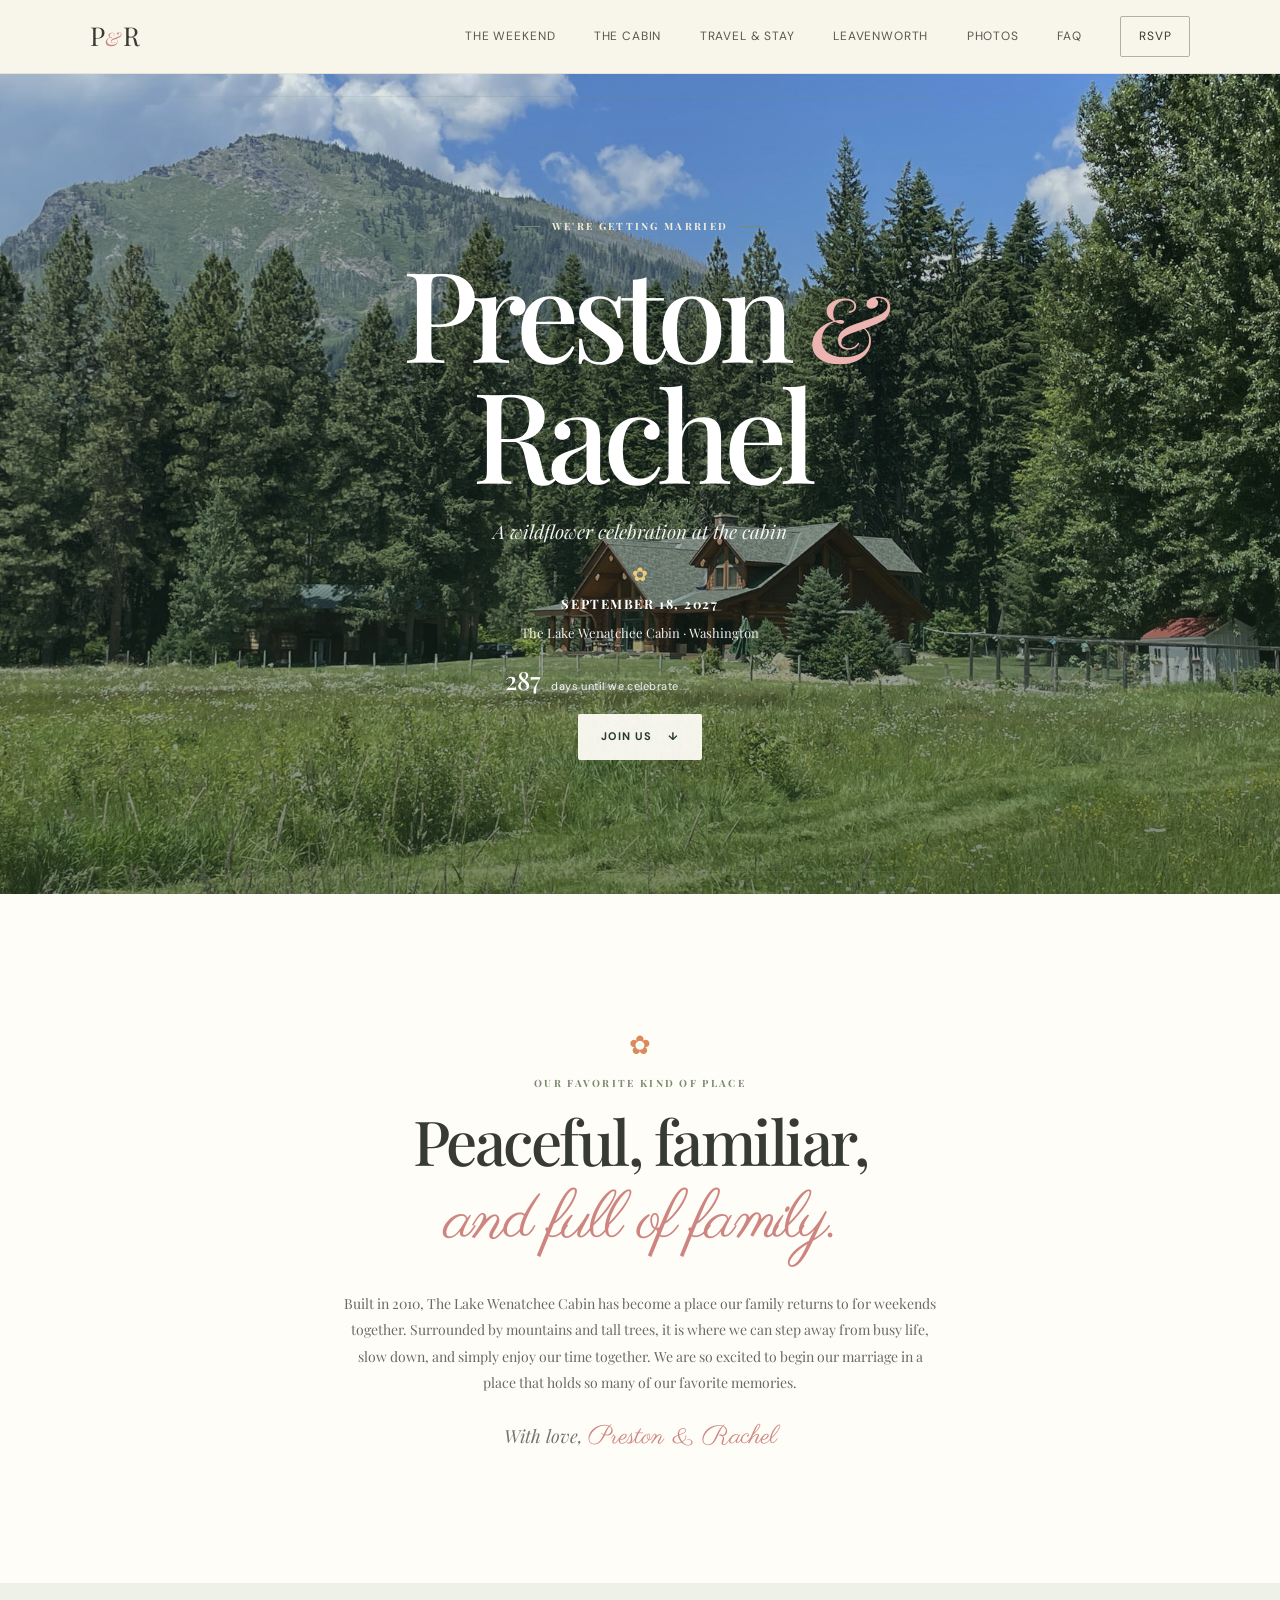
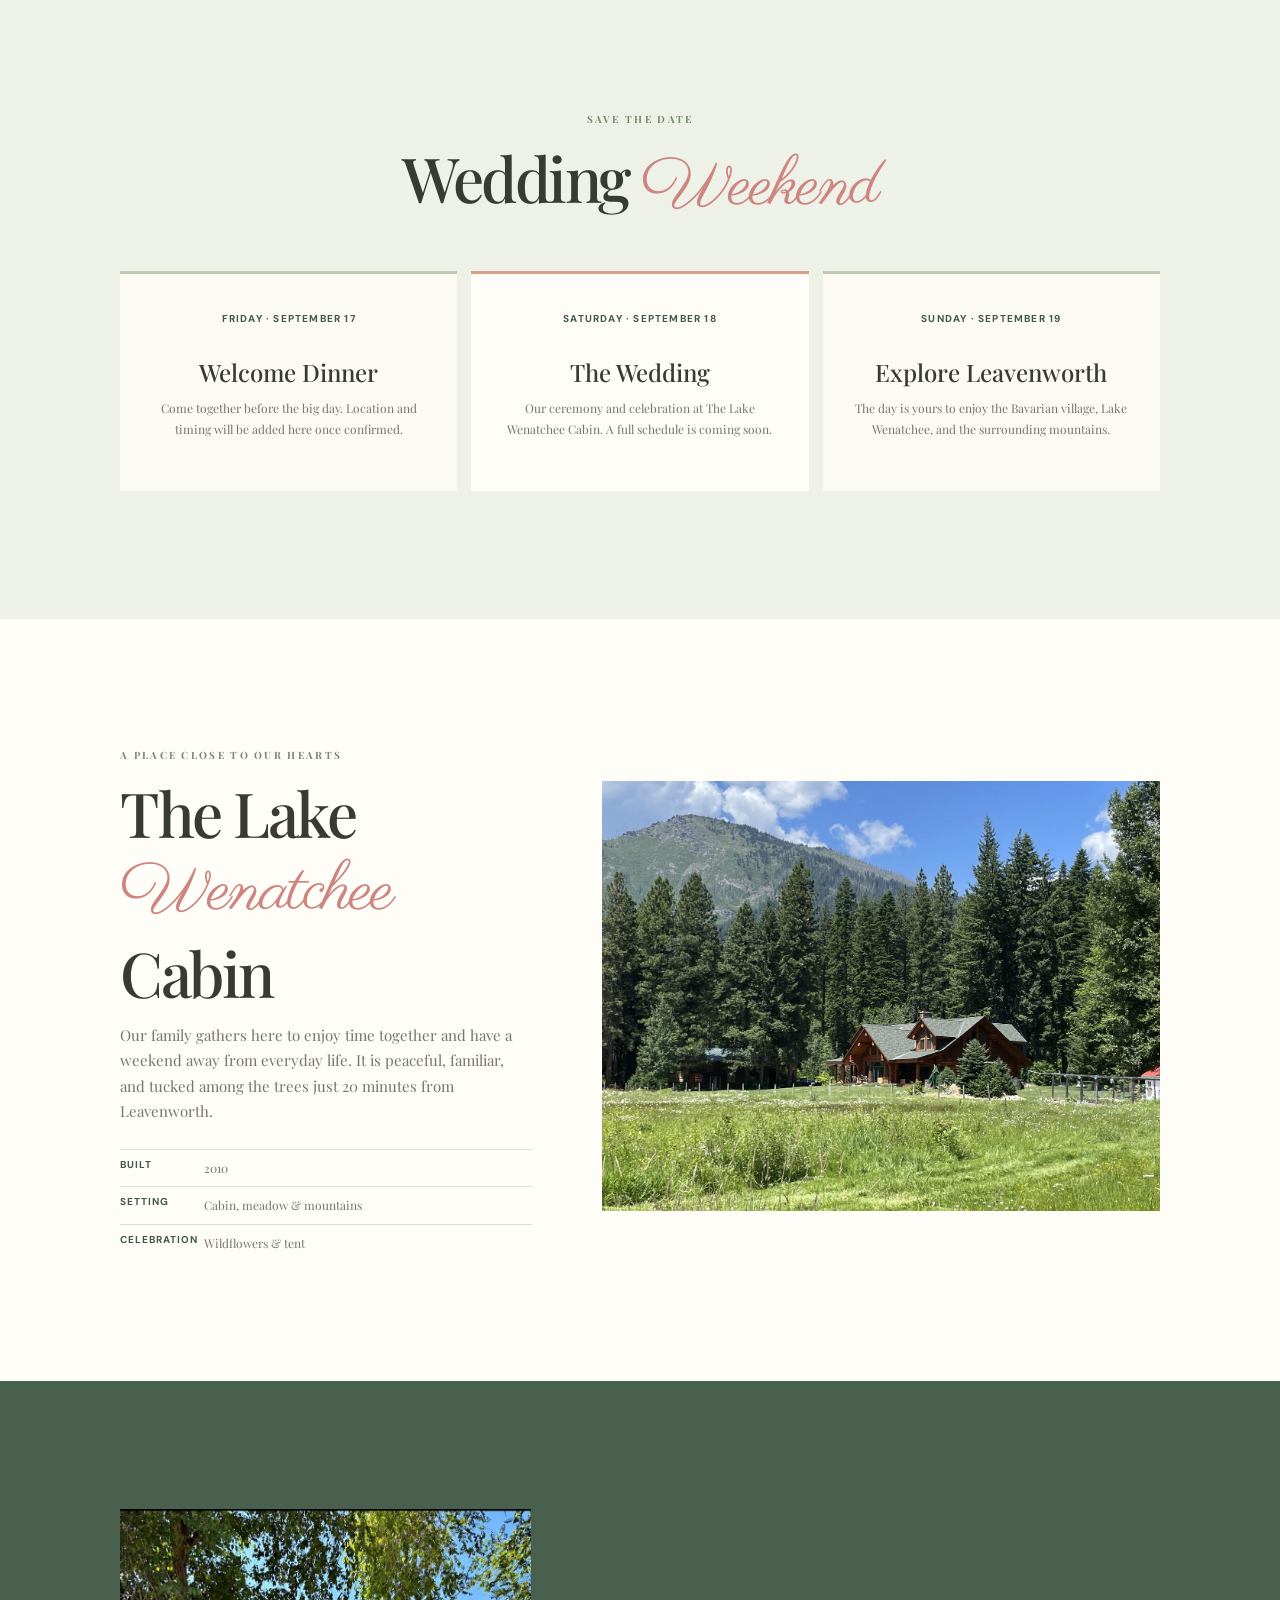
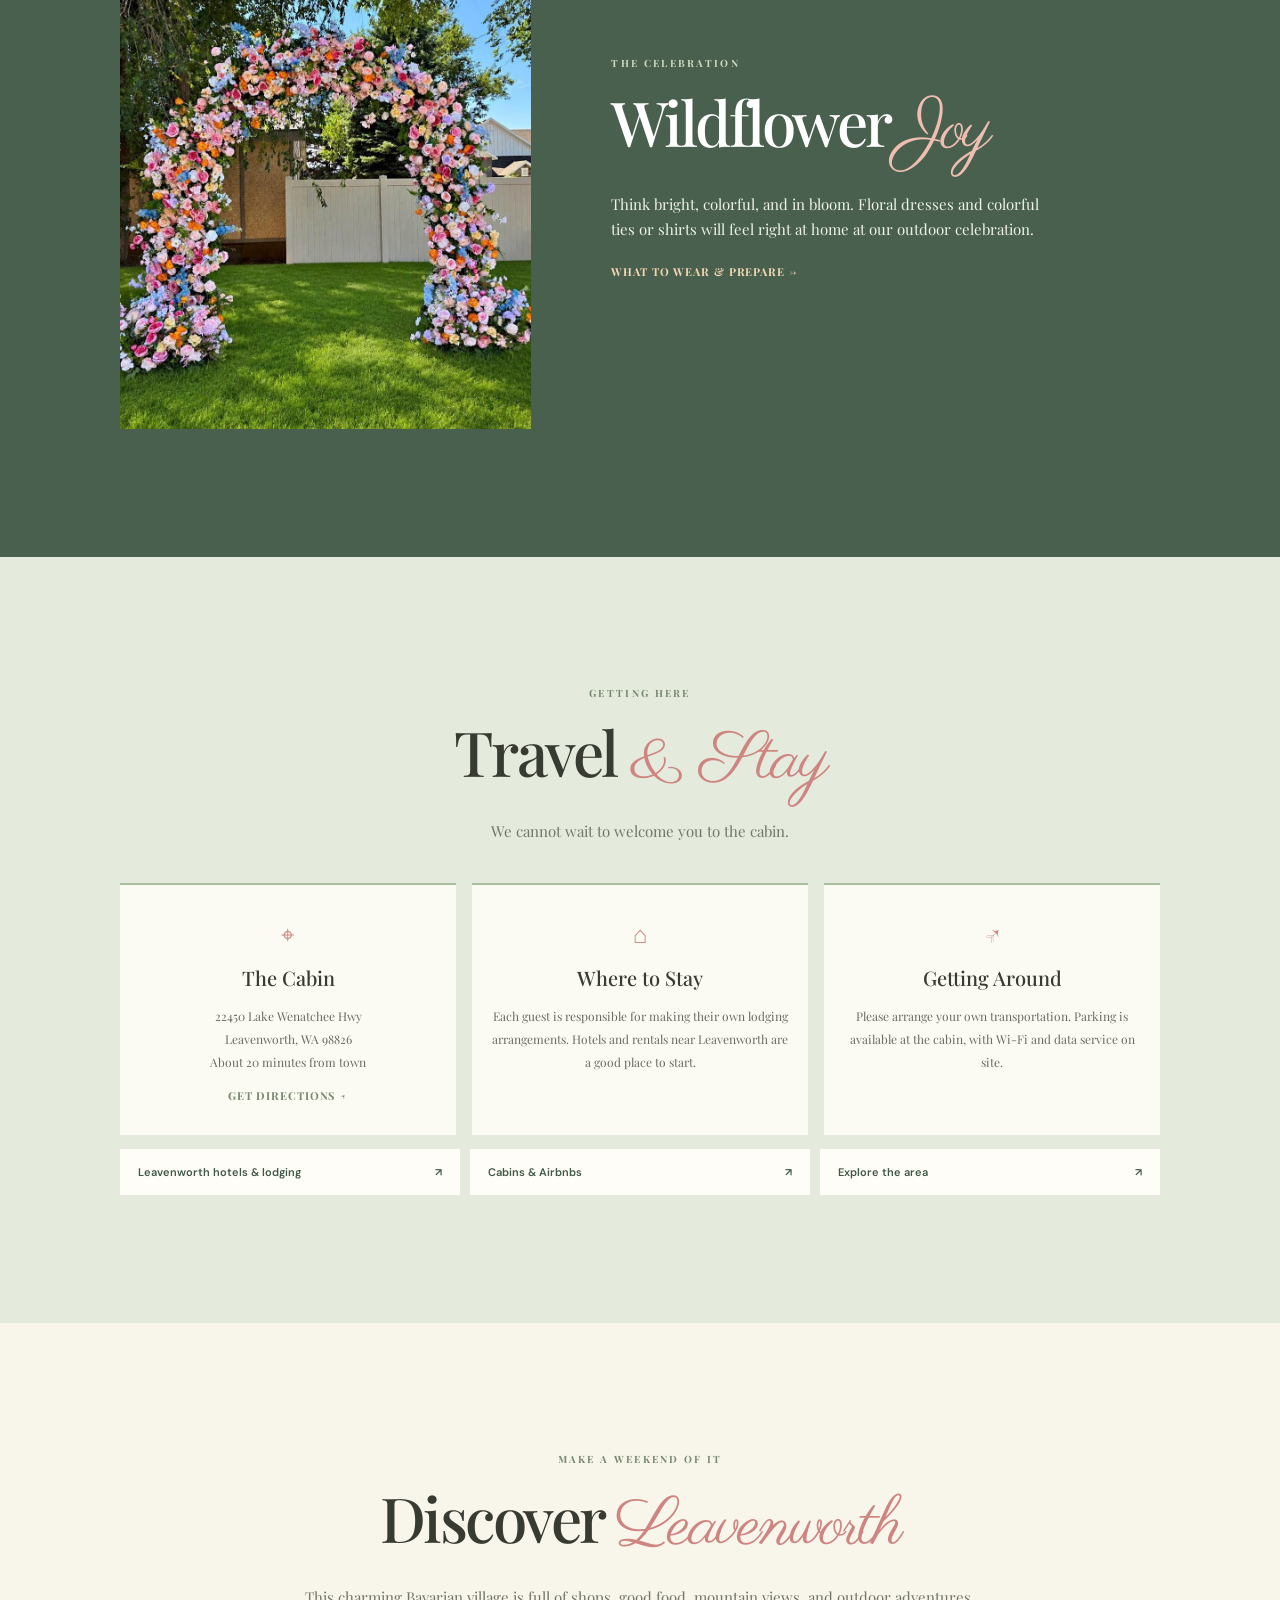
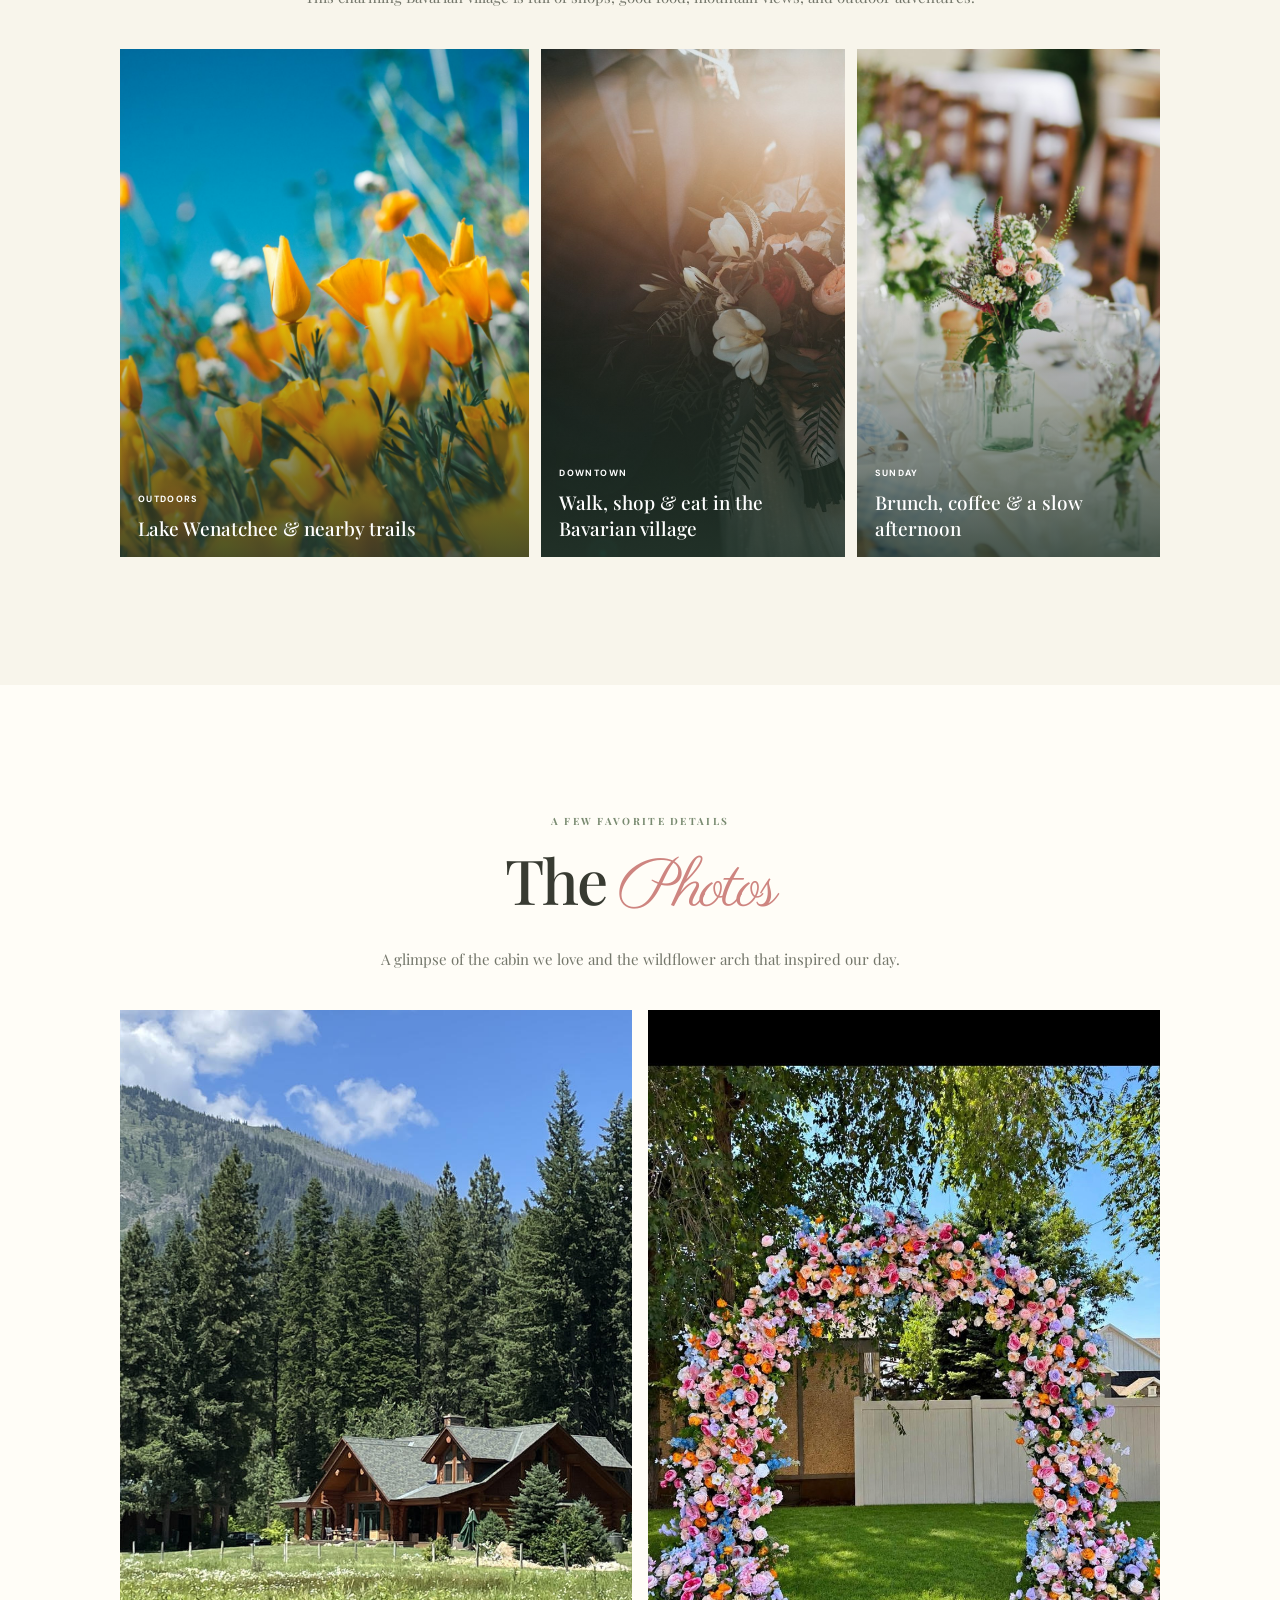
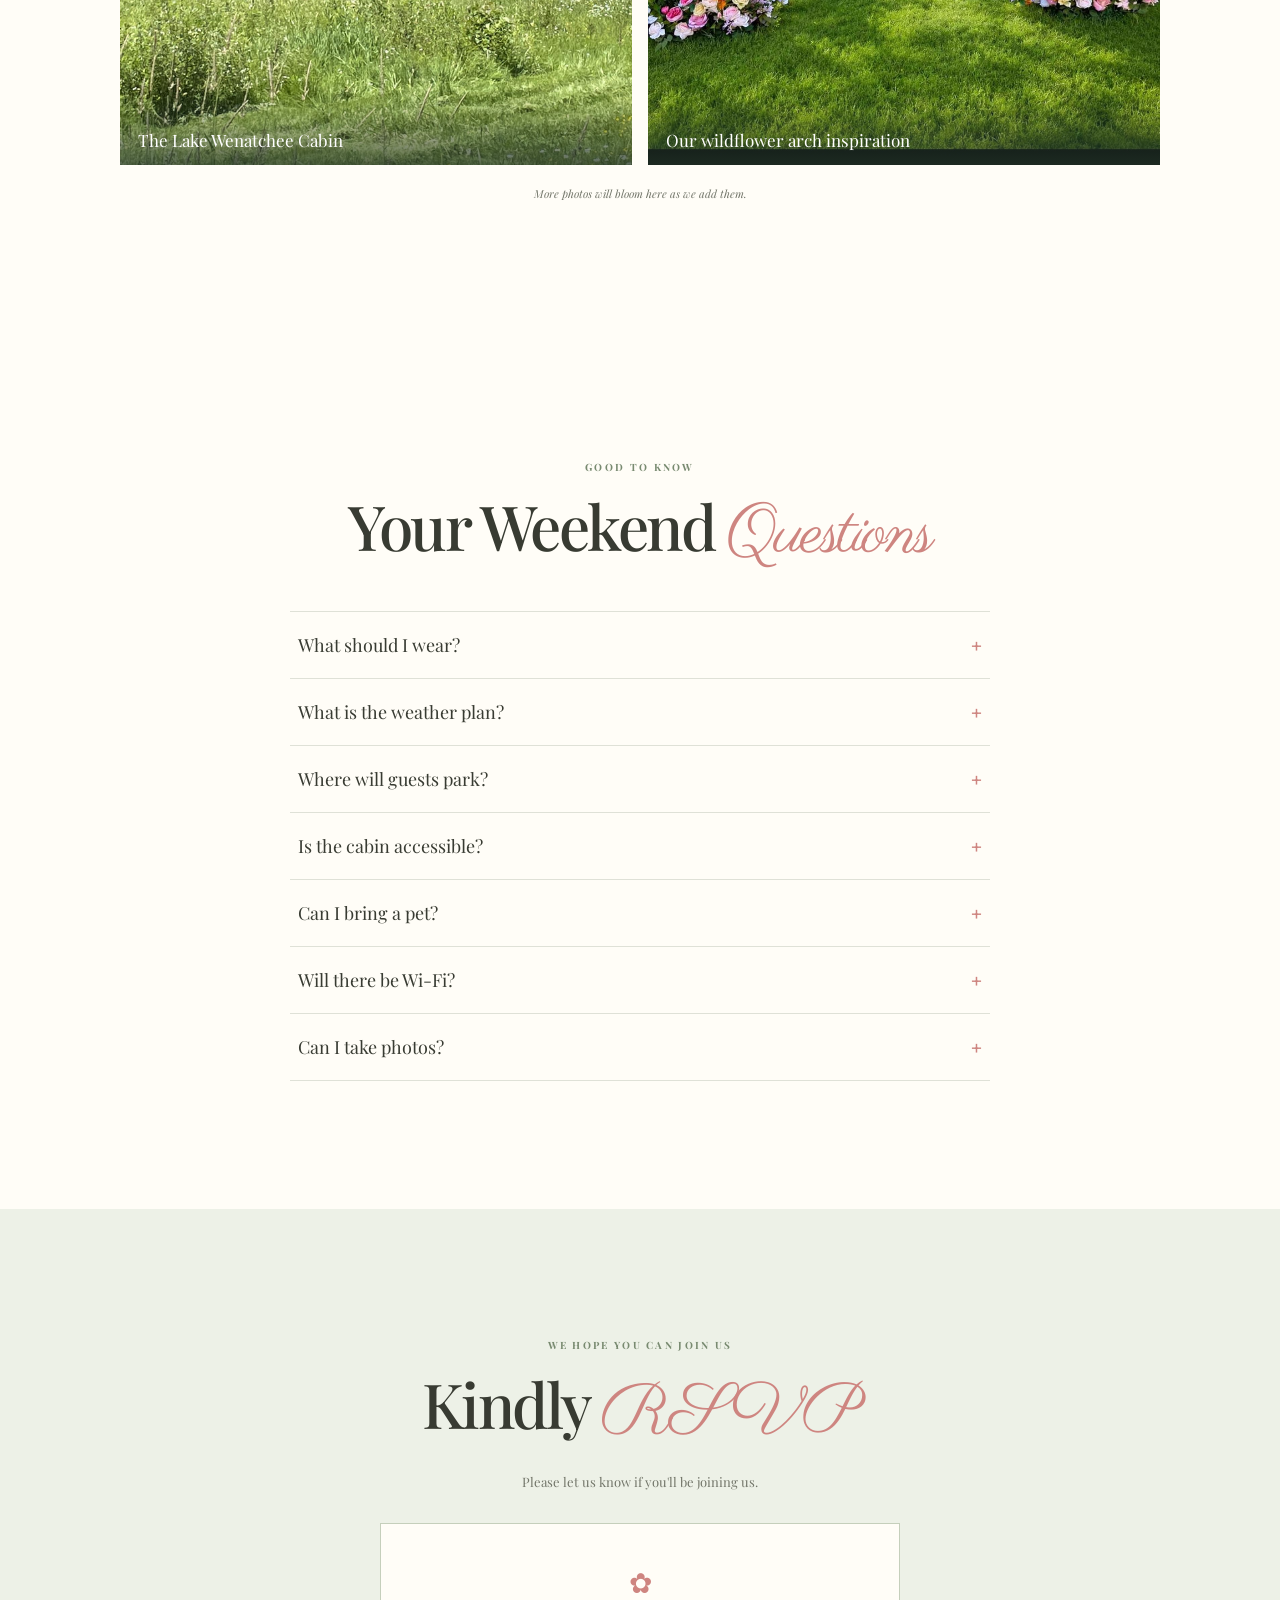
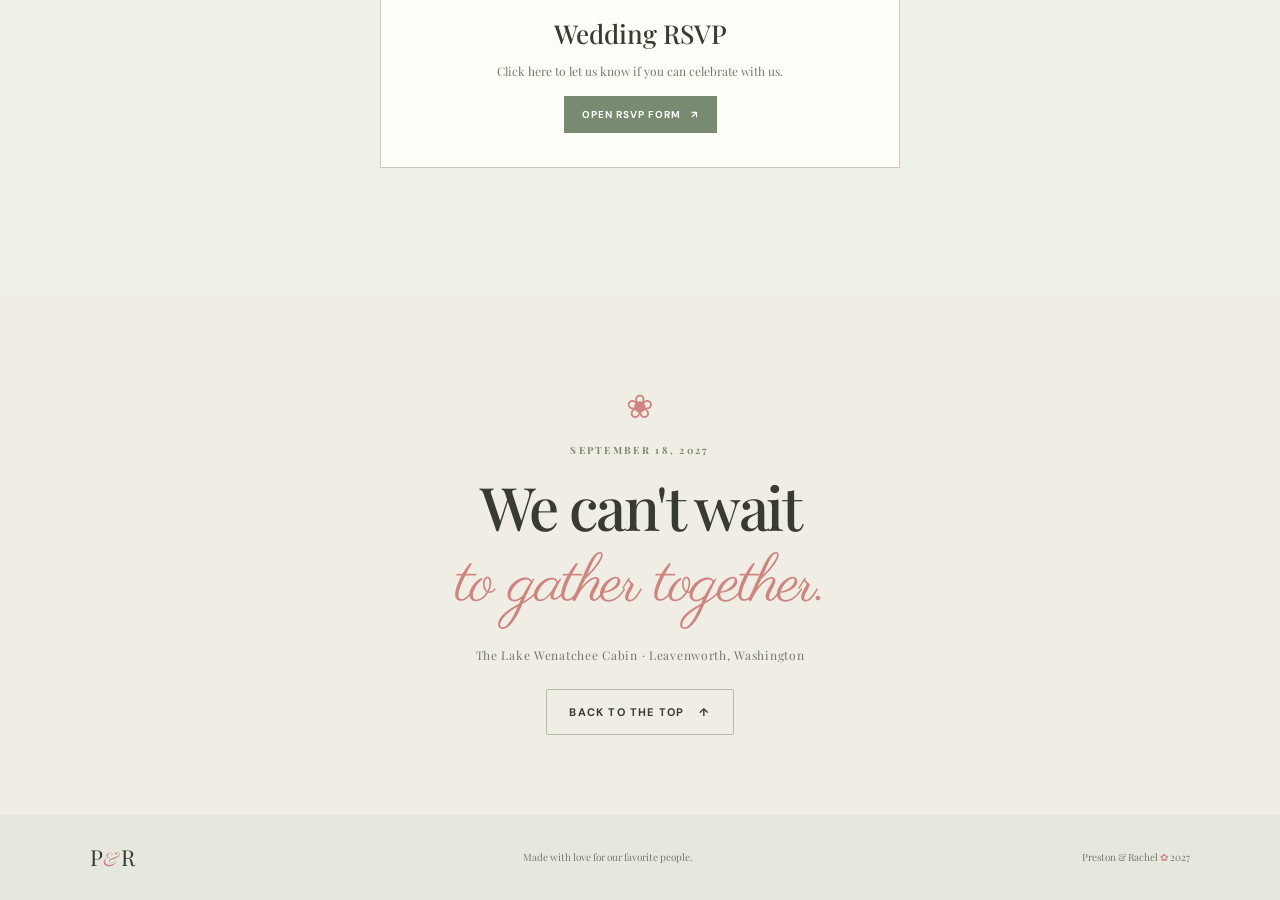
<file: index.html>
<!doctype html>
<html lang="en">
  <head>
    <meta charset="utf-8">
    <meta name="viewport" content="width=device-width, initial-scale=1">
    <meta name="theme-color" content="#f6f3e8">
    <meta name="description" content="Join Preston and Rachel for their wildflower wedding at The Lake Wenatchee Cabin on September 18, 2027.">
    <title>Preston &amp; Rachel | September 18, 2027</title>
    <link rel="preconnect" href="https://fonts.googleapis.com">
    <link rel="preconnect" href="https://fonts.gstatic.com" crossorigin>
    <link href="https://fonts.googleapis.com/css2?family=DM+Sans:wght@400;500;600;700&amp;family=Playfair+Display:ital,wght@0,500;0,600;0,700;1,500;1,600&amp;family=Parisienne&amp;display=swap" rel="stylesheet">
    <link rel="stylesheet" href="styles.css">
    <script src="script.js" defer></script>
  </head>
  <body>
    <a class="skip-link" href="#main">Skip to content</a>
    <header class="site-header">
      <a class="wordmark" href="#home" aria-label="Preston and Rachel, home">P <span>&amp;</span> R</a>
      <button class="menu-toggle" type="button" aria-expanded="false" aria-controls="site-nav">
        <span class="sr-only">Toggle navigation</span><span></span><span></span>
      </button>
      <nav class="site-nav" id="site-nav" aria-label="Main navigation">
        <a href="#weekend">The Weekend</a>
        <a href="#cabin">The Cabin</a>
        <a href="#travel">Travel &amp; Stay</a>
        <a href="#leavenworth">Leavenworth</a>
        <a href="#photos">Photos</a>
        <a href="#faq">FAQ</a>
        <a class="nav-rsvp" href="#rsvp">RSVP</a>
      </nav>
    </header>

    <main id="main">
      <section class="hero" id="home" aria-labelledby="hero-title">
        <div class="hero-photo" role="img" aria-label="The Lake Wenatchee Cabin among evergreen trees"></div>
        <div class="hero-shade"></div>
        <div class="hero-content">
          <p class="eyebrow"><span></span> We're getting married <span></span></p>
          <h1 id="hero-title">Preston <em>&amp;</em><br>Rachel</h1>
          <p class="hero-intro">A wildflower celebration at the cabin</p>
          <div class="hero-rule" aria-hidden="true">✿</div>
          <p class="hero-date">September 18, 2027</p>
          <p class="hero-venue">The Lake Wenatchee Cabin · Washington</p>
          <div class="countdown" aria-label="Wedding countdown">
            <strong class="countdown-number" id="countdown-days">—</strong>
            <span class="countdown-label" id="countdown-label">days until we celebrate</span>
          </div>
          <a class="button button-light" href="#weekend">Join us <span aria-hidden="true">↓</span></a>
        </div>
      </section>

      <section class="welcome section-pad" id="welcome" aria-labelledby="welcome-title">
        <div class="section-mark" aria-hidden="true">✿</div>
        <p class="eyebrow">Our favorite kind of place</p>
        <h2 id="welcome-title">Peaceful, familiar,<br><em>and full of family.</em></h2>
        <p class="welcome-copy">Built in 2010, The Lake Wenatchee Cabin has become a place our family returns to for weekends together. Surrounded by mountains and tall trees, it is where we can step away from busy life, slow down, and simply enjoy our time together. We are so excited to begin our marriage in a place that holds so many of our favorite memories.</p>
        <p class="signature">With love, <span>Preston &amp; Rachel</span></p>
      </section>

      <section class="weekend section-pad" id="weekend" aria-labelledby="weekend-title">
        <div class="section-heading">
          <p class="eyebrow">Save the date</p>
          <h2 id="weekend-title">Wedding <em>Weekend</em></h2>
        </div>
        <div class="weekend-grid">
          <article class="weekend-card">
            <span class="day">Friday · September 17</span>
            <h3>Welcome Dinner</h3>
            <p>Come together before the big day. Location and timing will be added here once confirmed.</p>
          </article>
          <article class="weekend-card featured">
            <span class="day">Saturday · September 18</span>
            <h3>The Wedding</h3>
            <p>Our ceremony and celebration at The Lake Wenatchee Cabin. A full schedule is coming soon.</p>
          </article>
          <article class="weekend-card">
            <span class="day">Sunday · September 19</span>
            <h3>Explore Leavenworth</h3>
            <p>The day is yours to enjoy the Bavarian village, Lake Wenatchee, and the surrounding mountains.</p>
          </article>
        </div>
      </section>

      <section class="cabin section-pad" id="cabin" aria-labelledby="cabin-title">
        <div class="cabin-copy">
          <p class="eyebrow">A place close to our hearts</p>
          <h2 id="cabin-title">The Lake <em>Wenatchee</em> Cabin</h2>
          <p>Our family gathers here to enjoy time together and have a weekend away from everyday life. It is peaceful, familiar, and tucked among the trees just 20 minutes from Leavenworth.</p>
          <dl>
            <div><dt>Built</dt><dd>2010</dd></div>
            <div><dt>Setting</dt><dd>Cabin, meadow &amp; mountains</dd></div>
            <div><dt>Celebration</dt><dd>Wildflowers &amp; tent</dd></div>
          </dl>
        </div>
        <figure class="cabin-feature">
          <img src="assets/wedding/cabin-mountain.jpg" alt="The Lake Wenatchee Cabin with a mountain and evergreen backdrop" loading="lazy">
        </figure>
      </section>

      <section class="wildflower section-pad" aria-labelledby="wildflower-title">
        <figure class="wildflower-photo">
          <img src="assets/wedding/wildflower-arch-clean.jpg" alt="A wedding arch covered with colorful pink, peach, blue, and orange flowers" loading="lazy">
        </figure>
        <div class="wildflower-copy">
          <p class="eyebrow">The celebration</p>
          <h2 id="wildflower-title">Wildflower <em>Joy</em></h2>
          <p>Think bright, colorful, and in bloom. Floral dresses and colorful ties or shirts will feel right at home at our outdoor celebration.</p>
          <a class="text-link" href="#faq">What to wear &amp; prepare <span aria-hidden="true">→</span></a>
        </div>
      </section>

      <section class="details section-pad" id="travel" aria-labelledby="details-title">
        <div class="section-heading">
          <p class="eyebrow">Getting here</p>
          <h2 id="details-title">Travel <em>&amp; Stay</em></h2>
          <p>We cannot wait to welcome you to the cabin.</p>
        </div>
        <div class="details-grid">
          <article class="detail-card">
            <span class="detail-icon" aria-hidden="true">⌖</span>
            <h3>The Cabin</h3>
            <p>22450 Lake Wenatchee Hwy<br>Leavenworth, WA 98826<br>About 20 minutes from town</p>
            <a class="text-link" href="https://www.google.com/maps/search/?api=1&amp;query=22450+Lake+Wenatchee+Hwy%2C+Leavenworth%2C+WA+98826" target="_blank" rel="noreferrer">Get directions ↗</a>
          </article>
          <article class="detail-card">
            <span class="detail-icon" aria-hidden="true">⌂</span>
            <h3>Where to Stay</h3>
            <p>Each guest is responsible for making their own lodging arrangements. Hotels and rentals near Leavenworth are a good place to start.</p>
          </article>
          <article class="detail-card">
            <span class="detail-icon" aria-hidden="true">↗</span>
            <h3>Getting Around</h3>
            <p>Please arrange your own transportation. Parking is available at the cabin, with Wi-Fi and data service on site.</p>
          </article>
        </div>

        <div class="stay-links" aria-label="Suggested lodging and travel resources">
          <a href="https://www.leavenworth.org/stay/" target="_blank" rel="noreferrer">Leavenworth hotels &amp; lodging <span>↗</span></a>
          <a href="https://www.airbnb.com/s/Leavenworth--WA/homes" target="_blank" rel="noreferrer">Cabins &amp; Airbnbs <span>↗</span></a>
          <a href="https://www.google.com/maps/search/?api=1&amp;query=Leavenworth%2C+Washington" target="_blank" rel="noreferrer">Explore the area <span>↗</span></a>
        </div>
      </section>

      <section class="leavenworth section-pad" id="leavenworth" aria-labelledby="leavenworth-title">
        <div class="section-heading">
          <p class="eyebrow">Make a weekend of it</p>
          <h2 id="leavenworth-title">Discover <em>Leavenworth</em></h2>
          <p>This charming Bavarian village is full of shops, good food, mountain views, and outdoor adventures.</p>
        </div>
        <div class="explore-grid">
          <article class="explore-card explore-main">
            <img src="assets/wildflowers.jpg" alt="A sunny mountain wildflower meadow" loading="lazy">
            <div><span>Outdoors</span><h3>Lake Wenatchee &amp; nearby trails</h3></div>
          </article>
          <article class="explore-card">
            <img src="assets/garden-celebration.jpg" alt="A couple celebrating outdoors" loading="lazy">
            <div><span>Downtown</span><h3>Walk, shop &amp; eat in the Bavarian village</h3></div>
          </article>
          <article class="explore-card">
            <img src="assets/reception-table.jpg" alt="A flower-filled outdoor table" loading="lazy">
            <div><span>Sunday</span><h3>Brunch, coffee &amp; a slow afternoon</h3></div>
          </article>
        </div>
      </section>

      <section class="photos section-pad" id="photos" aria-labelledby="photos-title">
        <div class="section-heading">
          <p class="eyebrow">A few favorite details</p>
          <h2 id="photos-title">The <em>Photos</em></h2>
          <p>A glimpse of the cabin we love and the wildflower arch that inspired our day.</p>
        </div>
        <div class="photo-grid">
          <figure>
            <img src="assets/wedding/cabin-mountain.jpg" alt="The Lake Wenatchee Cabin in a mountain meadow surrounded by evergreen trees" loading="lazy">
            <figcaption>The Lake Wenatchee Cabin</figcaption>
          </figure>
          <figure>
            <img src="assets/wedding/wildflower-arch-clean.jpg" alt="A colorful arch covered in pink, peach, blue, and orange flowers" loading="lazy">
            <figcaption>Our wildflower arch inspiration</figcaption>
          </figure>
        </div>
        <p class="photo-note">More photos will bloom here as we add them.</p>
      </section>

      <section class="faq section-pad" id="faq" aria-labelledby="faq-title">
        <p class="eyebrow">Good to know</p>
        <h2 id="faq-title">Your Weekend <em>Questions</em></h2>
        <div class="faq-list">
          <details><summary>What should I wear?<span aria-hidden="true">+</span></summary><p>Colorful and floral is encouraged. Floral dresses, colorful ties, and shirts are all welcome. September weather can change quickly, so bring a warm layer and outdoor-friendly shoes.</p></details>
          <details><summary>What is the weather plan?<span aria-hidden="true">+</span></summary><p>The ceremony and celebration are outdoors, with a tent available for rain or sun. Washington weather in September can be unpredictable, so we recommend a light jacket or warmer layer.</p></details>
          <details><summary>Where will guests park?<span aria-hidden="true">+</span></summary><p>Parking is available at the cabin. Please plan your transportation ahead of time and travel with the details you need for the evening.</p></details>
          <details><summary>Is the cabin accessible?<span aria-hidden="true">+</span></summary><p>The celebration area has no stairs. There will be on-site bathrooms, with tent coverage and level outdoor paths where possible.</p></details>
          <details><summary>Can I bring a pet?<span aria-hidden="true">+</span></summary><p>We love our animal friends, but pets will not be allowed at the wedding.</p></details>
          <details><summary>Will there be Wi-Fi?<span aria-hidden="true">+</span></summary><p>Yes. Wi-Fi and data service are available at the cabin.</p></details>
          <details><summary>Can I take photos?<span aria-hidden="true">+</span></summary><p>Absolutely. We would love to share favorite moments after the wedding. A photo-upload option will be added here before the weekend.</p></details>
        </div>
      </section>

      <section class="rsvp section-pad" id="rsvp" aria-labelledby="rsvp-title">
        <p class="eyebrow">We hope you can join us</p>
        <h2 id="rsvp-title">Kindly <em>RSVP</em></h2>
        <p class="section-intro">Please let us know if you'll be joining us.</p>
        <a class="rsvp-card" href="https://docs.google.com/forms/d/e/1FAIpQLSdtWbFABYZ5egaoBXcwalrvzvrN8Bie0dAJc5H25gajohpLQg/viewform?usp=sharing&amp;ouid=117927834422744798157" target="_blank" rel="noreferrer">
          <span class="rsvp-card-flower" aria-hidden="true">✿</span>
          <strong>Wedding RSVP</strong>
          <span>Click here to let us know if you can celebrate with us.</span>
          <span class="rsvp-card-action">Open RSVP form <span aria-hidden="true">↗</span></span>
        </a>
      </section>

      <section class="closing">
        <div class="closing-flower" aria-hidden="true">❀</div>
        <p class="eyebrow">September 18, 2027</p>
        <h2>We can't wait<br><em>to gather together.</em></h2>
        <p>The Lake Wenatchee Cabin · Leavenworth, Washington</p>
        <a class="button button-outline" href="#home">Back to the top <span aria-hidden="true">↑</span></a>
      </section>
    </main>

    <footer class="site-footer">
      <a class="wordmark" href="#home">P <span>&amp;</span> R</a>
      <p>Made with love for our favorite people.</p>
      <p>Preston &amp; Rachel <span aria-hidden="true">✿</span> 2027</p>
    </footer>
  </body>
</html>
</file>
<file: styles.css>
:root {
  color-scheme: light;
  --cream: #f8f5eb;
  --paper: #fffdf7;
  --ink: #383b32;
  --muted: #73766a;
  --sage: #788a70;
  --sage-light: #e8ebdf;
  --blue: #8299bd;
  --lavender: #a7a3ca;
  --rose: #ce8580;
  --orange: #d98b59;
  --yellow: #e5bf69;
  --serif: "Playfair Display", Georgia, serif;
  --sans: "DM Sans", sans-serif;
  --script: "Parisienne", cursive;
}

* { box-sizing: border-box; }
html { scroll-behavior: smooth; scroll-padding-top: 82px; }
body { margin: 0; background: var(--cream); color: var(--ink); font-family: var(--serif); font-size: 15px; line-height: 1.7; }
::selection { background: #d6deca; color: var(--ink); }
a { color: inherit; }
button, input, select, textarea { font: inherit; }
.sr-only { position: absolute; width: 1px; height: 1px; padding: 0; margin: -1px; overflow: hidden; clip: rect(0,0,0,0); white-space: nowrap; border: 0; }
.skip-link { position: fixed; z-index: 20; top: 8px; left: 8px; padding: 8px 12px; transform: translateY(-150%); background: var(--ink); color: white; }
.skip-link:focus { transform: none; }

.site-header { position: sticky; z-index: 10; top: 0; display: flex; align-items: center; justify-content: space-between; height: 74px; padding: 0 clamp(24px, 7vw, 100px); background: rgba(248,245,235,.94); border-bottom: 1px solid rgba(71,75,61,.1); backdrop-filter: blur(12px); }
.wordmark { font-family: var(--serif); font-size: 26px; letter-spacing: -.08em; text-decoration: none; }
.wordmark span { color: var(--rose); font-style: italic; font-size: 19px; }
.site-nav { display: flex; align-items: center; gap: clamp(18px, 3vw, 42px); }
.site-nav a { color: #56594f; font-family: var(--sans); font-size: 12px; letter-spacing: .07em; text-decoration: none; text-transform: uppercase; }
.site-nav a:hover, .site-nav a:focus-visible { color: var(--rose); }
.site-nav .nav-rsvp { padding: 9px 18px; color: var(--ink); border: 1px solid #aeb39f; border-radius: 2px; }
.menu-toggle { display: none; }

.hero { position: relative; display: grid; min-height: 690px; min-height: min(810px, calc(100svh - 74px)); place-items: center; overflow: hidden; padding: 70px 20px 60px; text-align: center; background: radial-gradient(ellipse at 50% 45%, rgba(255,253,247,.82), rgba(248,245,235,.18) 68%), linear-gradient(135deg,#f8f5eb,#f0eee3); }
.hero::before, .hero::after { position: absolute; right: 0; left: 0; height: 1px; content: ""; background: linear-gradient(90deg,transparent,rgba(120,138,112,.25),transparent); }
.hero::before { top: 22px; }.hero::after { bottom: 22px; }
.hero-content { position: relative; z-index: 1; }
.hero h1 { margin: 16px 0 12px; font-family: var(--serif); font-size: clamp(66px, 10vw, 126px); font-weight: 500; line-height: .96; letter-spacing: -.065em; }
.hero h1 em { color: var(--rose); font-size: .73em; font-weight: 500; }
.eyebrow { margin: 0 0 14px; color: var(--sage); font-size: 10px; font-weight: 700; letter-spacing: .23em; text-transform: uppercase; }
.hero .eyebrow { display: flex; align-items: center; justify-content: center; gap: 12px; }
.hero .eyebrow span { width: 24px; height: 1px; background: var(--sage); }
.hero-intro { margin: 22px 0 12px; color: #64675c; font-family: var(--serif); font-size: 19px; font-style: italic; }
.hero-rule { margin: 16px auto 10px; color: var(--orange); font-size: 19px; line-height: 1; }
.hero-date { margin: 0; font-size: 13px; font-weight: 700; letter-spacing: .12em; text-transform: uppercase; }
.hero-venue { margin: 7px 0 19px; color: var(--muted); font-size: 13px; }
.countdown { display: flex; align-items: baseline; justify-content: center; gap: 8px; margin: -7px 0 18px; color: rgba(255,255,255,.92); }
.countdown-number { color: #fff; font: 500 25px var(--serif); }
.countdown-label { font: 11px var(--sans); letter-spacing: .04em; }
.button { display: inline-flex; min-height: 46px; align-items: center; justify-content: center; gap: 15px; padding: 0 22px; border: 1px solid transparent; border-radius: 2px; font-family: var(--sans); font-size: 11px; font-weight: 700; letter-spacing: .11em; text-decoration: none; text-transform: uppercase; transition: background .2s, color .2s, transform .2s; cursor: pointer; }
.button:hover { transform: translateY(-2px); }
.button-primary { background: var(--sage); color: white; }
.button-primary:hover { background: #65795e; }
.button-outline { border-color: #b7bbaa; color: var(--ink); }
.button-outline:hover { background: var(--sage); border-color: var(--sage); color: white; }
.countdown { display: flex; flex-wrap: wrap; align-items: baseline; justify-content: center; gap: 10px; margin: 27px auto 0; max-width: 380px; color: var(--muted); }
.countdown div { display: grid; line-height: 1.2; text-align: center; }
.countdown strong { color: var(--ink); font-family: var(--serif); font-size: 24px; font-weight: 500; }
.countdown div span { font-size: 9px; letter-spacing: .11em; text-transform: uppercase; }
.countdown-dot { color: var(--rose); font-size: 20px; }
.countdown-caption { flex-basis: 100%; font-size: 10px; letter-spacing: .1em; text-transform: uppercase; }
.hero-flower { position: absolute; width: clamp(120px, 22vw, 270px); color: #7e896d; opacity: .8; }
.hero-flower svg { width: 100%; height: auto; }
.hero-flower-left { bottom: 4%; left: 2%; transform: rotate(-12deg); }
.hero-flower-right { top: 4%; right: 2%; transform: rotate(12deg) scaleX(-1); }
.hero-bottom-note { position: absolute; right: 30px; bottom: 36px; color: #888b7b; font-family: var(--serif); font-size: 12px; font-style: italic; }

.section-pad { padding: clamp(72px, 10vw, 132px) max(24px, calc((100% - 1040px) / 2)); }
.welcome { position: relative; display: grid; justify-items: center; text-align: center; background: var(--paper); }
.section-mark { margin-bottom: 9px; color: var(--orange); font-size: 26px; }
h2 { margin: 0; font-family: var(--serif); font-size: clamp(40px, 6vw, 62px); font-weight: 500; line-height: 1.12; letter-spacing: -.04em; }
h2 em { color: var(--rose); font: normal 1.08em var(--script); }
.welcome-copy { max-width: 600px; margin: 24px auto 22px; color: #686b60; font-size: 14px; line-height: 1.9; }
.signature { margin: 0; color: var(--muted); font: italic 18px var(--serif); }
.signature span { color: var(--rose); font: 26px "Parisienne", cursive; }

.details { background: #eff0e7; }
.details-heading { margin-bottom: 38px; text-align: center; }
.details-heading > p:last-child, .section-intro { margin: 12px 0 0; color: var(--muted); font-size: 13px; }
.details-grid { display: grid; grid-template-columns: repeat(3, 1fr); gap: 16px; }
.detail-card { min-height: 240px; padding: 28px 20px; background: var(--paper); text-align: center; }
.detail-icon { color: var(--rose); font-size: 24px; }
.detail-card h3 { margin: 8px 0 10px; font-family: var(--serif); font-size: 20px; font-weight: 500; }
.detail-card p { margin: 0; color: #686b60; font-size: 12px; line-height: 1.9; }
.coming-soon { color: #888a7e; font-style: italic; }
.text-link { padding: 0; background: none; border: 0; color: var(--sage); font-size: 11px; font-weight: 700; letter-spacing: .08em; text-decoration: none; text-transform: uppercase; cursor: pointer; }
.text-link:hover { color: var(--rose); }
.detail-card .text-link { display: inline-block; margin-top: 13px; }
.map-card { display: flex; align-items: center; gap: 20px; margin-top: 18px; padding: 22px 28px; background: #e4e9dc; }
.map-embed { width: min(45%, 420px); min-height: 250px; align-self: stretch; border: 0; }
.map-flower { color: var(--orange); font-size: 32px; }
.map-card > div:nth-child(2) { flex: 1; }
.map-card .eyebrow { margin-bottom: 3px; }
.map-card p:last-child { margin: 0; color: #686b60; font-size: 12px; }
.schedule { background: #e9edf4; text-align: center; }
.schedule .section-intro { max-width: 470px; margin: 12px auto 35px; }
.timeline { position: relative; max-width: 710px; margin: 0 auto; text-align: left; }
.timeline::before { position: absolute; top: 10px; bottom: 31px; left: 111px; width: 1px; background: #bdc7d7; content: ""; }
.timeline-item { position: relative; display: grid; grid-template-columns: 84px 1fr; gap: 55px; min-height: 83px; }
.timeline-item time { padding-top: 2px; color: #69747c; font: 600 11px var(--sans); text-align: right; }
.timeline-dot { position: absolute; top: 3px; left: 105px; width: 13px; height: 13px; border: 3px solid #e9edf4; border-radius: 50%; box-shadow: 0 0 0 1px currentColor; }
.dot-blue { background: var(--blue); color: var(--blue); }.dot-orange { background: var(--orange); color: var(--orange); }.dot-pink { background: var(--rose); color: var(--rose); }.dot-yellow { background: var(--yellow); color: var(--yellow); }.dot-green { background: var(--sage); color: var(--sage); }
.timeline-item h3 { margin: 0 0 2px; font: 500 20px var(--serif); }
.timeline-item p { margin: 0; color: #6d777b; font: 12px/1.6 var(--sans); }
.schedule-footnote { margin: 8px 0 0; color: #778289; font: italic 12px var(--serif); }
.schedule-footnote span { color: var(--orange); }

.story { text-align: center; background: var(--cream); }
.story .section-intro { margin-bottom: 38px; }
.story-grid { display: grid; grid-template-columns: repeat(5, 1fr); gap: 12px; text-align: left; }
.story-card { position: relative; min-height: 190px; padding: 20px 16px; border-top: 1px solid #c9cdbd; background: rgba(255,253,247,.56); }
.story-card > span { color: var(--orange); font-size: 10px; letter-spacing: .1em; }
.story-card h3 { margin: 23px 0 7px; font-family: var(--serif); font-size: 18px; font-weight: 500; line-height: 1.25; }
.story-card p { margin: 0; color: var(--muted); font-size: 11px; }
.story-card i { position: absolute; right: 14px; bottom: 10px; color: #b6bdac; font-size: 16px; font-style: normal; }

.rsvp { display: grid; justify-items: center; background: #e8ebdf; text-align: center; }
.rsvp-flower { margin-bottom: 12px; color: var(--orange); font-size: 29px; }
.rsvp-card { display: grid; width: min(100%, 520px); justify-items: center; gap: 10px; margin-top: 30px; padding: 34px 28px; border: 1px solid #c5cfbb; background: var(--paper); color: var(--ink); text-decoration: none; transition: transform .2s, box-shadow .2s, border-color .2s; }
.rsvp-card:hover, .rsvp-card:focus-visible { transform: translateY(-3px); border-color: var(--sage); box-shadow: 0 12px 30px rgba(48,66,48,.1); }
.rsvp-card:focus-visible { outline: 3px solid var(--sage); outline-offset: 3px; }
.rsvp-card-flower { color: var(--rose); font-size: 28px; }
.rsvp-card strong { font: 500 26px var(--serif); }
.rsvp-card > span:nth-of-type(2) { color: var(--muted); font-size: 12px; }
.rsvp-card-action { display: inline-flex; gap: 10px; margin-top: 5px; padding: 12px 18px; background: var(--sage); color: white; font: 700 10px var(--sans); letter-spacing: .1em; text-transform: uppercase; }
.photos { background: var(--paper); text-align: center; }
.photo-grid { display: grid; grid-template-columns: repeat(2, minmax(0, 1fr)); gap: 16px; }
.photo-grid figure { position: relative; min-height: 300px; margin: 0; overflow: hidden; background: #e7e9dd; text-align: left; }
.photo-grid img { display: block; width: 100%; height: 100%; min-height: 300px; object-fit: cover; transition: transform .4s ease; }
.photo-grid figure:hover img { transform: scale(1.025); }
.photo-grid figcaption { position: absolute; right: 0; bottom: 0; left: 0; padding: 40px 18px 14px; background: linear-gradient(transparent, rgba(38,56,45,.75)); color: white; font: 17px var(--serif); }
.photo-note { margin: 20px 0 0; color: var(--muted); font-size: 11px; font-style: italic; }
.rsvp-form { display: grid; width: min(100%, 440px); gap: 9px; margin-top: 28px; text-align: left; }
.rsvp-form label, .mini-form label { margin-top: 7px; color: #55594f; font-family: var(--sans); font-size: 11px; font-weight: 600; }
label span { color: var(--muted); font-weight: 400; }
input, select, textarea { width: 100%; padding: 12px 13px; border: 1px solid #d5d8ca; border-radius: 1px; outline: none; background: rgba(255,253,247,.88); color: var(--ink); font: 13px var(--sans); }
input:focus, select:focus, textarea:focus { border-color: var(--sage); box-shadow: 0 0 0 2px rgba(120,138,112,.13); }
textarea { resize: vertical; }
.rsvp-form .button { margin-top: 11px; }
.form-notice { min-height: 20px; margin: 0; color: #68765f; font: 12px/1.6 var(--sans); }
.prepared-message { display: block; margin: 10px 0; padding: 10px; background: rgba(255,253,247,.75); color: #55594f; font: 12px/1.6 var(--sans); white-space: pre-wrap; overflow-wrap: anywhere; user-select: text; }
.copy-button { padding: 0 0 3px; border: 0; border-bottom: 1px solid var(--sage); background: transparent; color: var(--sage); font: 700 10px var(--sans); letter-spacing: .08em; text-transform: uppercase; cursor: pointer; }
.copy-button:hover { color: var(--rose); border-color: var(--rose); }
.form-footnote { margin: 12px 0 0; color: #7e8176; font-size: 10px; font-style: italic; }

.extras { display: grid; grid-template-columns: repeat(2, 1fr); gap: 18px; background: var(--paper); }
.extra-card { position: relative; padding: clamp(28px, 5vw, 54px); }
.playlist { background: #f4eee2; }.guestbook { background: #edf0e7; }
.extra-icon { color: var(--rose); font-family: var(--serif); font-size: 32px; }
.extra-card h2 { font-size: clamp(34px, 4vw, 46px); }
.extra-card > p:not(.eyebrow):not(.form-footnote) { max-width: 330px; margin: 15px 0 23px; color: var(--muted); font-size: 12px; }
.extra-card .eyebrow { margin-top: 10px; }
.mini-form { display: grid; gap: 7px; }
.mini-form input, .mini-form textarea { background: rgba(255,253,247,.75); }
.mini-form .text-link { justify-self: start; margin-top: 9px; }
.extra-card .form-footnote { margin-top: 9px; }

.gallery { text-align: center; background: var(--cream); }
.gallery .section-intro { margin-bottom: 32px; }
.gallery-grid { display: grid; grid-template-columns: 1.35fr 1fr; grid-template-rows: 130px 130px; gap: 12px; }
.gallery-photo { position: relative; min-width: 0; margin: 0; overflow: hidden; background: #e9e9dc; text-align: left; }
.gallery-photo::after { position: absolute; inset: 30% 0 0; background: linear-gradient(transparent,rgba(30,34,29,.68)); content: ""; pointer-events: none; }
.gallery-photo img { display: block; width: 100%; height: 100%; object-fit: cover; transition: transform .45s ease; }
.gallery-photo:hover img { transform: scale(1.035); }
.gallery-photo figcaption { position: absolute; z-index: 1; right: 16px; bottom: 12px; left: 16px; color: white; font-family: var(--serif); font-size: 15px; }
.gallery-photo figcaption span { display: block; margin-top: 2px; font-family: var(--sans); font-size: 8px; letter-spacing: .14em; text-transform: uppercase; opacity: .8; }
.gallery-tall { grid-row: span 2; }
.gallery-small:nth-child(2) { background-color: #eee5db; }.gallery-small:nth-child(3) { background-color: #e5e4ef; }
.photo-upload-note { margin: 24px 0 0; color: var(--muted); font-size: 11px; font-style: italic; }
.faq { background: var(--paper); text-align: center; }
.faq .section-intro { margin-bottom: 30px; }
.faq-list { max-width: 700px; margin: 30px auto 0; text-align: left; }
.faq-list details { border-top: 1px solid #dfe1d7; }
.faq-list details:last-child { border-bottom: 1px solid #dfe1d7; }
.faq-list summary { display: flex; align-items: center; justify-content: space-between; gap: 18px; padding: 16px 8px; font-family: var(--serif); font-size: 18px; cursor: pointer; list-style: none; }
.faq-list summary::-webkit-details-marker { display: none; }
.faq-list summary span { color: var(--rose); font-family: var(--sans); font-size: 20px; transition: transform .2s; }
.faq-list details[open] summary span { transform: rotate(45deg); }
.faq-list details p { margin: -4px 34px 16px 8px; color: var(--muted); font-size: 12px; }
.upload-placeholder { display: flex; align-items: center; gap: 14px; max-width: 700px; margin: 25px auto 0; padding: 18px; background: #f3f2e9; text-align: left; }
.upload-placeholder > span { color: var(--orange); font-size: 26px; }
.upload-placeholder div { flex: 1; }
.upload-placeholder strong { font-family: var(--serif); font-size: 16px; font-weight: 500; }
.upload-placeholder p { margin: 2px 0 0; color: var(--muted); font-size: 11px; }
.upload-placeholder button { padding: 7px 10px; border: 1px solid #d5d8ca; background: transparent; color: var(--muted); font-size: 9px; letter-spacing: .07em; text-transform: uppercase; }

.closing { display: grid; justify-items: center; padding: 80px 20px; background: #f0eee4; text-align: center; }
.closing-flower { margin-bottom: 10px; color: var(--rose); font-size: 33px; }
.closing h2 { font-size: clamp(42px, 6vw, 60px); }
.closing > p:not(.eyebrow) { margin: 16px 0 24px; color: var(--muted); font-size: 12px; letter-spacing: .06em; }
.site-footer { display: flex; align-items: center; justify-content: space-between; padding: 24px clamp(24px, 7vw, 100px); background: #e6e8de; }
.site-footer .wordmark { font-size: 22px; }.site-footer p { margin: 0; color: var(--muted); font-size: 10px; }.site-footer p:last-child span { color: var(--rose); }

@media (max-width: 760px) {
  .site-header { height: 64px; padding: 0 22px; }
  .menu-toggle { display: grid; gap: 5px; padding: 10px; background: none; border: 0; }
  .menu-toggle span:not(.sr-only) { display: block; width: 22px; height: 1px; background: var(--ink); }
  .site-nav { position: absolute; top: 63px; right: 0; left: 0; display: none; align-items: stretch; gap: 0; padding: 10px 22px 18px; background: var(--cream); border-bottom: 1px solid rgba(71,75,61,.1); }
  .site-nav.is-open { display: grid; }
  .site-nav a { padding: 12px 0; }.site-nav .nav-rsvp { justify-self: start; margin-top: 6px; padding: 8px 15px; }
  .hero { min-height: 680px; padding: 70px 20px; }
  .hero-flower { width: 130px; opacity: .55; }.hero-flower-left { bottom: 1%; left: -12px; }.hero-flower-right { top: 1%; right: -12px; }
  .hero-bottom-note { right: 15px; bottom: 30px; }
  .details-grid { grid-template-columns: 1fr; gap: 10px; }.detail-card { min-height: auto; padding: 22px; }
  .timeline::before { left: 80px; }
  .timeline-item { grid-template-columns: 57px 1fr; gap: 43px; min-height: 95px; }
  .timeline-item time { font-size: 9px; }
  .timeline-dot { left: 74px; }
  .timeline-item h3 { font-size: 18px; }
  .timeline-item p { font-size: 11px; }
  .story-grid { grid-template-columns: repeat(2, 1fr); }.story-card:last-child { grid-column: span 2; }
  .extras { grid-template-columns: 1fr; }.extra-card { padding: 34px 26px; }
  .gallery-grid { grid-template-rows: 110px 110px; gap: 8px; }
  .map-card { align-items: flex-start; flex-wrap: wrap; padding: 20px; }.map-embed { width: 100%; min-height: 220px; flex-basis: 100%; }.map-card > div:nth-child(2) { min-width: calc(100% - 60px); }.map-card .button { margin-left: 52px; }
  .site-footer { flex-wrap: wrap; gap: 10px 20px; }.site-footer p:nth-child(2) { order: 3; width: 100%; }
}
@media (max-width: 390px) {
  .hero h1 { font-size: 62px; }.hero-intro { font-size: 17px; }
  .story-grid { grid-template-columns: 1fr; }.story-card:last-child { grid-column: auto; }
  .gallery-grid { grid-template-columns: 1fr 1fr; }.gallery-tall { grid-row: span 2; }.gallery-small { min-height: 110px; }
}
@media (prefers-reduced-motion: reduce) {
  *, *::before, *::after { scroll-behavior: auto !important; transition-duration: .01ms !important; animation-duration: .01ms !important; animation-iteration-count: 1 !important; }
}

/* Wedding weekend additions */
:root {
  --forest: #405846;
  --forest-dark: #26382d;
  --moss: #71866c;
  --meadow: #dfe7d5;
  --gold: #d5ac64;
  --peach: #d8a08a;
}

.hero {
  min-height: min(820px, calc(100svh - 74px));
  background: var(--forest-dark);
  color: white;
  isolation: isolate;
}
.hero-photo {
  position: absolute;
  inset: 0;
  z-index: -2;
  background: url("assets/wedding/cabin-mountain.jpg") center 54% / cover no-repeat;
  transform: scale(1.01);
}
.hero-shade {
  position: absolute;
  inset: 0;
  z-index: -1;
  background: linear-gradient(180deg, rgba(31,49,37,.12), rgba(31,49,37,.58));
}
.hero::before, .hero::after { z-index: 1; }
.hero .eyebrow { color: #f4eddb; }
.hero h1 em { color: #edb5b1; }
.hero-intro, .hero-venue { color: rgba(255,255,255,.92); }
.hero-date { color: white; }
.hero .countdown { justify-content: center; flex-wrap: nowrap; margin: 0 0 18px; color: rgba(255,255,255,.92); }
.hero .countdown-number { color: white; font-size: 25px; }
.hero .countdown-label { color: rgba(255,255,255,.92); }
.hero-rule { color: #f1ca78; }
.hero-flower { display: none; }
.button-light { background: rgba(255,253,247,.94); color: var(--forest-dark); }
.button-light:hover { background: white; }

.section-heading { margin-bottom: 38px; text-align: center; }
.section-heading > p:last-child { margin: 12px 0 0; color: var(--muted); }
.weekend { background: #edf1e7; text-align: center; }
.weekend-grid { display: grid; grid-template-columns: repeat(3, 1fr); gap: 14px; }
.weekend-card {
  min-height: 220px;
  padding: 30px 24px;
  background: rgba(255,253,247,.78);
  border-top: 3px solid #bdcbb2;
}
.weekend-card.featured { border-top-color: var(--peach); background: #fffdf7; }
.weekend-card .day { color: var(--forest); font: 700 10px var(--sans); letter-spacing: .12em; text-transform: uppercase; }
.weekend-card h3 { margin: 26px 0 10px; font: 500 24px var(--serif); }
.weekend-card p { margin: 0; color: var(--muted); font-size: 12px; line-height: 1.8; }

.cabin {
  display: grid;
  grid-template-columns: .85fr 1.15fr;
  align-items: center;
  gap: clamp(28px, 6vw, 70px);
  background: var(--paper);
}
.cabin-copy p:not(.eyebrow) { color: var(--muted); }
.cabin-copy dl { display: grid; gap: 8px; margin: 24px 0 0; }
.cabin-copy dl div { display: grid; grid-template-columns: 84px 1fr; border-top: 1px solid #dde2d5; padding-top: 8px; }
.cabin-copy dt { color: var(--forest); font: 700 10px var(--sans); letter-spacing: .1em; text-transform: uppercase; }
.cabin-copy dd { margin: 0; color: var(--muted); font-size: 12px; }
.cabin-feature { min-height: 430px; margin: 0; overflow: hidden; }
.cabin-feature img { width: 100%; height: 100%; min-height: 430px; object-fit: cover; }

.wildflower {
  display: grid;
  grid-template-columns: .75fr 1fr;
  align-items: center;
  gap: clamp(30px, 7vw, 80px);
  background: #4a604e;
  color: white;
}
.wildflower-photo { height: 520px; margin: 0; overflow: hidden; }
.wildflower-photo img { width: 100%; height: 100%; object-fit: cover; }
.wildflower-copy .eyebrow { color: #cbd8bc; }
.wildflower-copy h2 em { color: #efbeb1; }
.wildflower-copy p { max-width: 430px; color: #edf1e8; }
.wildflower-copy .text-link { color: #f3d6b2; }

.details { background: #e4eadc; }
.details-grid { grid-template-columns: repeat(3, 1fr); }
.detail-card { background: rgba(255,253,247,.9); border-top: 2px solid #aabd9f; }
.stay-links { display: grid; grid-template-columns: repeat(3, 1fr); gap: 10px; margin-top: 14px; }
.stay-links a { display: flex; justify-content: space-between; padding: 16px 18px; background: var(--paper); color: var(--forest); font: 600 11px var(--sans); text-decoration: none; }
.stay-links a:hover { background: white; color: var(--rose); }

.leavenworth { background: #f8f5eb; text-align: center; }
.explore-grid { display: grid; grid-template-columns: 1.35fr 1fr 1fr; gap: 12px; }
.explore-card { position: relative; min-height: 330px; margin: 0; overflow: hidden; text-align: left; }
.explore-card img { width: 100%; height: 100%; object-fit: cover; }
.explore-card::after { position: absolute; inset: 45% 0 0; content: ""; background: linear-gradient(transparent, rgba(38,56,45,.82)); }
.explore-card div { position: absolute; z-index: 1; right: 18px; bottom: 16px; left: 18px; color: white; }
.explore-card span { font: 700 9px var(--sans); letter-spacing: .15em; text-transform: uppercase; }
.explore-card h3 { margin: 5px 0 0; font: 500 19px var(--serif); }

.rsvp { background: #edf1e7; }
.faq { background: var(--paper); }

@media (max-width: 760px) {
  .hero { min-height: 670px; }
  .hero-photo { background-position: 58% center; }
  .hero-shade { background: rgba(31,49,37,.45); }
  .weekend-grid, .details-grid, .stay-links { grid-template-columns: 1fr; }
  .weekend-card { min-height: auto; }
  .cabin { grid-template-columns: 1fr; }
  .cabin-feature, .cabin-feature img { min-height: 280px; }
  .wildflower { grid-template-columns: 1fr; }
  .wildflower-photo { height: 430px; }
  .explore-grid { grid-template-columns: 1fr; }
  .explore-card { min-height: 250px; }
  .photo-grid { grid-template-columns: 1fr; }
  .photo-grid figure, .photo-grid img { min-height: 240px; }
}
</file>
